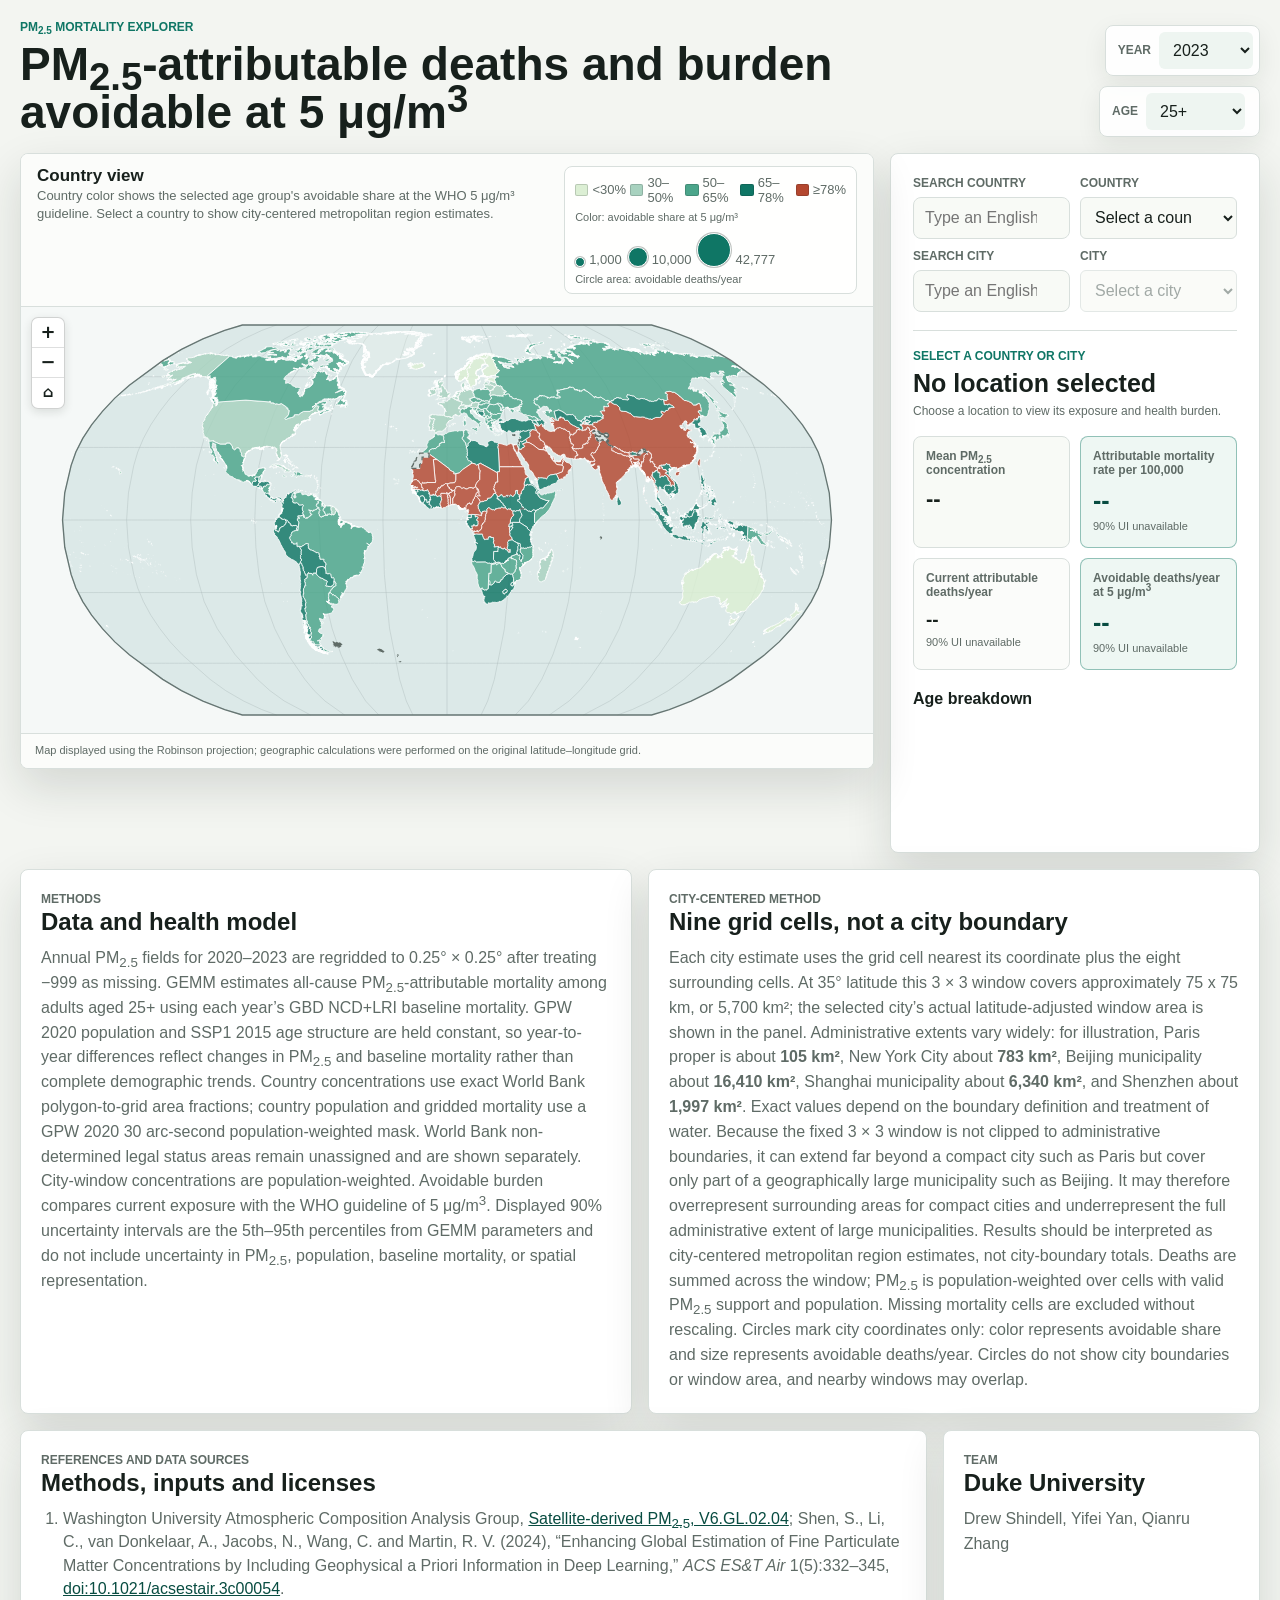
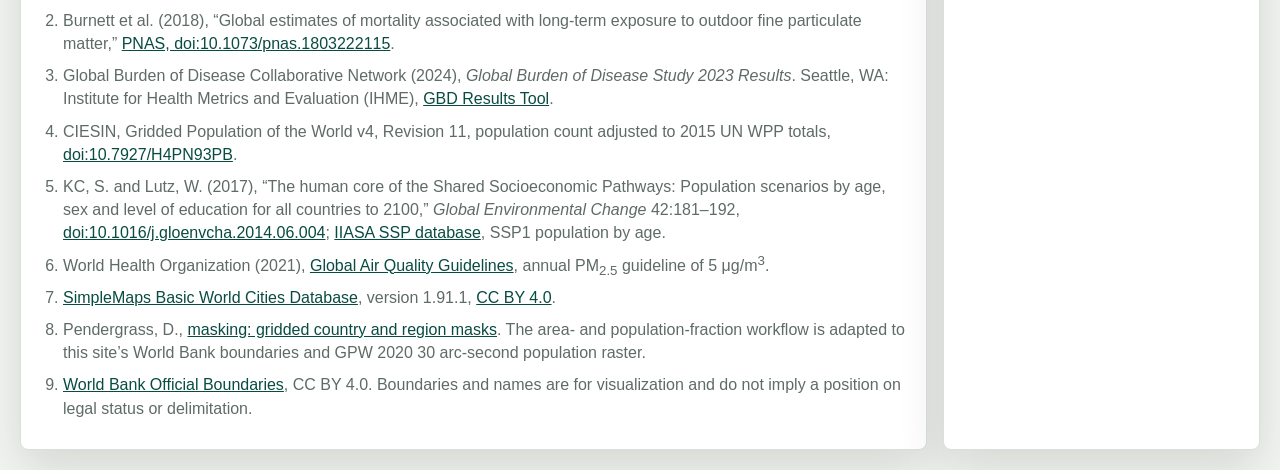
<file: version3/index.html>
<!doctype html>
<html lang="en">
  <head>
    <meta charset="utf-8" />
    <meta name="viewport" content="width=device-width, initial-scale=1" />
    <title>PM₂.₅ Mortality Explorer</title>
    <link rel="icon" href="data:," />
    <link rel="stylesheet" href="./styles.css" />
  </head>
  <body>
    <main class="app">
      <header class="topbar">
        <div>
          <p class="eyebrow">PM<sub>2.5</sub> mortality explorer</p>
          <h1>PM<sub>2.5</sub>-attributable deaths and burden avoidable at 5 μg/m<sup>3</sup></h1>
        </div>
        <div class="top-actions">
          <label class="select-control">
            <span>Year</span>
            <select id="yearSelect"></select>
          </label>
          <label class="select-control" id="ageControl">
            <span>Age</span>
            <select id="ageSelect"></select>
            <small id="ageContext" class="control-note"></small>
          </label>
        </div>
      </header>

      <section class="workspace">
        <div class="map-shell">
          <div class="map-toolbar">
            <div>
              <strong id="modeTitle">Country view</strong>
              <span id="modeSubtitle">Country color shows the selected age group's avoidable share at the WHO 5 μg/m³ guideline. Select a country to show city-centered metropolitan region estimates.</span>
            </div>
            <div class="legend" aria-label="Map legend">
              <div class="legend-row legend-color-row">
                <span class="legend-swatch swatch-1"></span><span>&lt;30%</span>
                <span class="legend-swatch swatch-2"></span><span>30–50%</span>
                <span class="legend-swatch swatch-3"></span><span>50–65%</span>
                <span class="legend-swatch swatch-4"></span><span>65–78%</span>
                <span class="legend-swatch swatch-5"></span><span>≥78%</span>
              </div>
              <span class="legend-caption">Color: avoidable share at 5 μg/m³</span>
              <div class="legend-row legend-size-row" id="sizeLegend"></div>
              <span class="legend-caption">Circle area: avoidable deaths/year</span>
            </div>
          </div>
          <div id="map" aria-label="World PM₂.₅ mortality map">
            <div class="map-zoom-controls" aria-label="Map zoom controls">
              <button id="mapZoomIn" type="button" aria-label="Zoom in">+</button>
              <button id="mapZoomOut" type="button" aria-label="Zoom out">−</button>
              <button id="mapReset" type="button" aria-label="Reset world view">⌂</button>
            </div>
            <div id="mapTooltip" class="map-tooltip" role="tooltip" hidden></div>
          </div>
          <p class="map-projection-note">
            Map displayed using the Robinson projection; geographic calculations were performed on the original latitude–longitude grid.
          </p>
        </div>

        <aside class="panel" aria-live="polite">
          <div class="picker-panel">
            <label>
              <span>Search country</span>
              <input id="countrySearch" list="countrySearchOptions" placeholder="Type an English country name" />
              <datalist id="countrySearchOptions"></datalist>
            </label>
            <label>
              <span>Country</span>
              <select id="countryPicker"></select>
            </label>
            <label>
              <span>Search city</span>
              <input id="citySearch" list="citySearchOptions" placeholder="Type an English city name" />
              <datalist id="citySearchOptions"></datalist>
            </label>
            <label>
              <span>City</span>
              <select id="cityPicker" disabled></select>
            </label>
          </div>

          <p class="panel-label" id="selectionType">Select a country or city</p>
          <h2 id="selectionName">No location selected</h2>
          <p class="selection-context" id="selectionContext"></p>

          <div class="avoidable-insight is-hidden" id="avoidableInsight">
            <div class="avoidable-insight-copy">
              <strong id="avoidableInsightValue">--</strong>
              <span>of attributable deaths could be avoided at the WHO guideline of 5 μg/m<sup>3</sup></span>
            </div>
            <div class="avoidable-progress" aria-hidden="true">
              <span id="avoidableProgressBar"></span>
            </div>
          </div>

          <div class="metric-grid">
            <div class="metric">
              <span>Mean PM<sub>2.5</sub> concentration</span>
              <strong id="pm25">--</strong>
            </div>
            <div class="metric metric-primary">
              <span>Attributable mortality rate per 100,000</span>
              <strong id="currentRate">--</strong>
              <small id="currentRateInterval" class="uncertainty">--</small>
            </div>
            <div class="metric metric-secondary">
              <span>Current attributable deaths/year</span>
              <strong id="currentDeaths">--</strong>
              <small id="currentDeathsInterval" class="uncertainty">--</small>
            </div>
            <div class="metric metric-primary">
              <span>Avoidable deaths/year at 5 μg/m<sup>3</sup></span>
              <strong id="avoidableDeaths">--</strong>
              <small id="avoidableDeathsInterval" class="uncertainty">--</small>
            </div>
          </div>

          <div class="age-table-wrap" id="ageTableWrap">
            <h3>Age breakdown</h3>
            <div id="ageBreakdown" class="age-table"></div>
          </div>
        </aside>
      </section>

      <section class="info-grid">
        <article class="info-panel">
          <p class="section-label">Methods</p>
          <h2>Data and health model</h2>
          <p>
            Annual PM<sub>2.5</sub> fields for 2020–2023 are regridded to 0.25° × 0.25° after treating −999 as missing. GEMM estimates all-cause PM<sub>2.5</sub>-attributable mortality among adults aged 25+ using each year’s GBD NCD+LRI baseline mortality. GPW 2020 population and SSP1 2015 age structure are held constant, so year-to-year differences reflect changes in PM<sub>2.5</sub> and baseline mortality rather than complete demographic trends. Country concentrations use exact World Bank polygon-to-grid area fractions; country population and gridded mortality use a GPW 2020 30 arc-second population-weighted mask. World Bank non-determined legal status areas remain unassigned and are shown separately. City-window concentrations are population-weighted. Avoidable burden compares current exposure with the WHO guideline of 5 μg/m<sup>3</sup>. Displayed 90% uncertainty intervals are the 5th–95th percentiles from GEMM parameters and do not include uncertainty in PM<sub>2.5</sub>, population, baseline mortality, or spatial representation.
          </p>
        </article>
        <article class="info-panel">
          <p class="section-label">City-centered method</p>
          <h2>Nine grid cells, not a city boundary</h2>
          <p>
            Each city estimate uses the grid cell nearest its coordinate plus the eight surrounding cells. At 35° latitude this 3 × 3 window covers approximately 75 x 75 km, or 5,700 km²; the selected city’s actual latitude-adjusted window area is shown in the panel. Administrative extents vary widely: for illustration, Paris proper is about <strong>105 km²</strong>, New York City about <strong>783 km²</strong>, Beijing municipality about <strong>16,410 km²</strong>, Shanghai municipality about <strong>6,340 km²</strong>, and Shenzhen about <strong>1,997 km²</strong>. Exact values depend on the boundary definition and treatment of water. Because the fixed 3 × 3 window is not clipped to administrative boundaries, it can extend far beyond a compact city such as Paris but cover only part of a geographically large municipality such as Beijing. It may therefore overrepresent surrounding areas for compact cities and underrepresent the full administrative extent of large municipalities. Results should be interpreted as city-centered metropolitan region estimates, not city-boundary totals. Deaths are summed across the window; PM<sub>2.5</sub> is population-weighted over cells with valid PM<sub>2.5</sub> support and population. Missing mortality cells are excluded without rescaling. Circles mark city coordinates only: color represents avoidable share and size represents avoidable deaths/year. Circles do not show city boundaries or window area, and nearby windows may overlap.
          </p>
        </article>
      </section>

      <section class="resources-grid">
        <article class="resources-panel references">
          <p class="section-label">References and data sources</p>
          <h2>Methods, inputs and licenses</h2>
          <ol>
            <li>
              Washington University Atmospheric Composition Analysis Group,
              <a href="https://sites.wustl.edu/acag/surface-pm2-5/" target="_blank" rel="noopener">Satellite-derived PM<sub>2.5</sub>, V6.GL.02.04</a>;
              Shen, S., Li, C., van Donkelaar, A., Jacobs, N., Wang, C. and Martin, R. V. (2024), “Enhancing Global Estimation of Fine Particulate Matter Concentrations by Including Geophysical a Priori Information in Deep Learning,” <em>ACS ES&amp;T Air</em> 1(5):332–345,
              <a href="https://doi.org/10.1021/acsestair.3c00054" target="_blank" rel="noopener">doi:10.1021/acsestair.3c00054</a>.
            </li>
            <li>
              Burnett et al. (2018), “Global estimates of mortality associated with long-term exposure to outdoor fine particulate matter,”
              <a href="https://doi.org/10.1073/pnas.1803222115" target="_blank" rel="noopener">PNAS, doi:10.1073/pnas.1803222115</a>.
            </li>
            <li>
              Global Burden of Disease Collaborative Network (2024), <em>Global Burden of Disease Study 2023 Results</em>. Seattle, WA: Institute for Health Metrics and Evaluation (IHME),
              <a href="https://vizhub.healthdata.org/gbd-results/" target="_blank" rel="noopener">GBD Results Tool</a>.
            </li>
            <li>
              CIESIN, Gridded Population of the World v4, Revision 11, population count adjusted to 2015 UN WPP totals,
              <a href="https://doi.org/10.7927/H4PN93PB" target="_blank" rel="noopener">doi:10.7927/H4PN93PB</a>.
            </li>
            <li>
              KC, S. and Lutz, W. (2017), “The human core of the Shared Socioeconomic Pathways: Population scenarios by age, sex and level of education for all countries to 2100,” <em>Global Environmental Change</em> 42:181–192,
              <a href="https://doi.org/10.1016/j.gloenvcha.2014.06.004" target="_blank" rel="noopener">doi:10.1016/j.gloenvcha.2014.06.004</a>;
              <a href="https://iiasa.ac.at/models-tools-data/ssp" target="_blank" rel="noopener">IIASA SSP database</a>, SSP1 population by age.
            </li>
            <li>
              World Health Organization (2021),
              <a href="https://www.who.int/publications/i/item/9789240034228/" target="_blank" rel="noopener">Global Air Quality Guidelines</a>, annual PM<sub>2.5</sub> guideline of 5 μg/m<sup>3</sup>.
            </li>
            <li>
              <a href="https://simplemaps.com/data/world-cities" target="_blank" rel="noopener">SimpleMaps Basic World Cities Database</a>, version 1.91.1,
              <a href="https://simplemaps.com/data/license" target="_blank" rel="noopener">CC BY 4.0</a>.
            </li>
            <li>
              Pendergrass, D.,
              <a href="https://github.com/drewpendergrass/masking" target="_blank" rel="noopener">masking: gridded country and region masks</a>.
              The area- and population-fraction workflow is adapted to this site’s World Bank boundaries and GPW 2020 30 arc-second population raster.
            </li>
            <li>
              <a href="https://datacatalog.worldbank.org/search/dataset/0038272/world-bank-official-boundaries" target="_blank" rel="noopener">World Bank Official Boundaries</a>, CC BY 4.0. Boundaries and names are for visualization and do not imply a position on legal status or delimitation.
            </li>
          </ol>
        </article>

        <article class="resources-panel team-panel">
          <p class="section-label">Team</p>
          <h2>Duke University</h2>
          <p>Drew Shindell, Yifei Yan, Qianru Zhang</p>
        </article>
      </section>
    </main>

    <script src="./vendor/d3.v7.min.js"></script>
    <script src="./vendor/d3-geo-projection.v4.min.js"></script>
    <script src="./assets/data.js"></script>
    <script src="./geo/wb_admin0_simplified.js"></script>
    <script src="./geo/wb_ndlsa_simplified.js"></script>
    <script src="./app_v3.js"></script>
  </body>
</html>
</file>
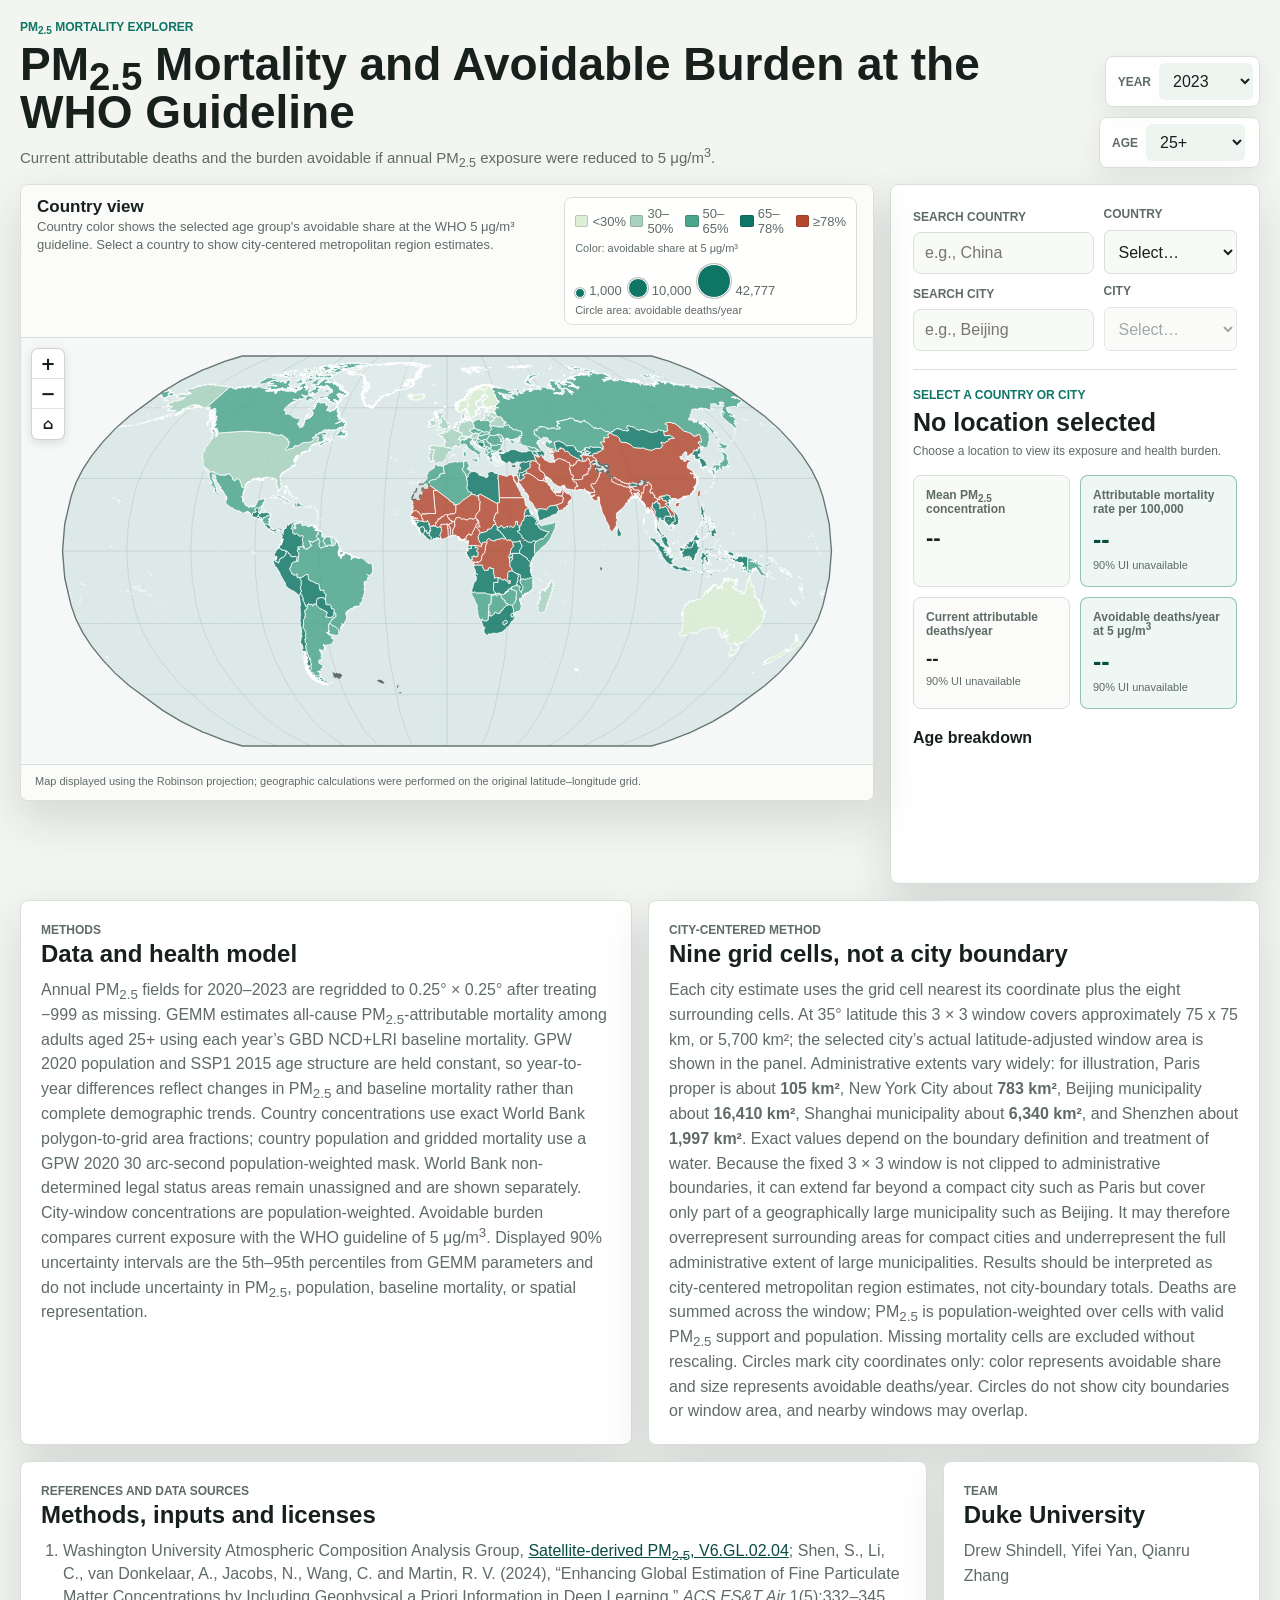
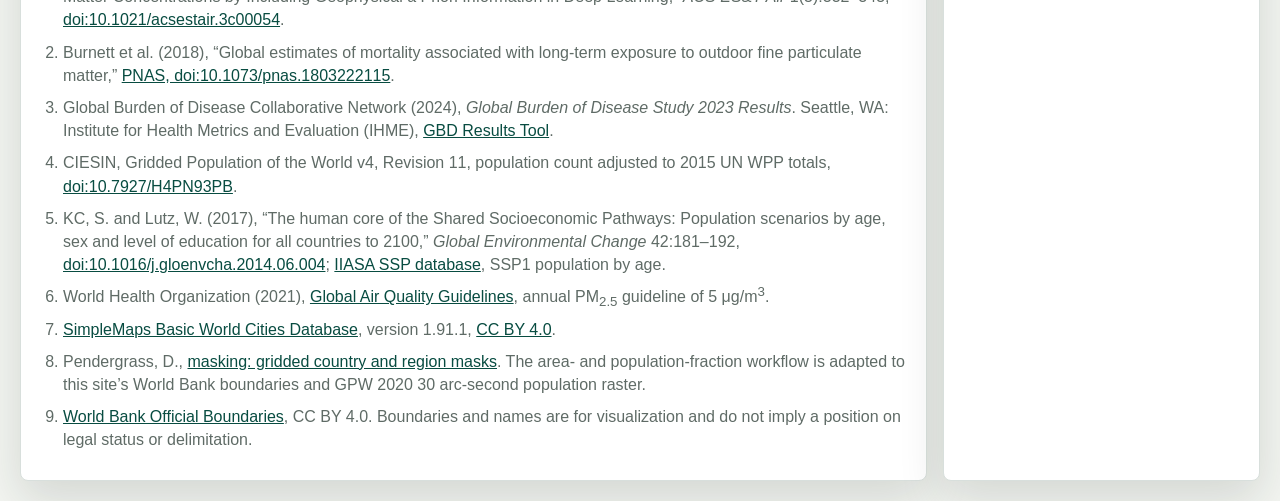
<file: version4/index.html>
<!doctype html>
<html lang="en">
  <head>
    <meta charset="utf-8" />
    <meta name="viewport" content="width=device-width, initial-scale=1" />
    <title>PM₂.₅ Mortality and Avoidable Burden at the WHO Guideline</title>
    <link rel="icon" href="data:," />
    <link rel="stylesheet" href="./styles.css" />
  </head>
  <body>
    <main class="app">
      <header class="topbar">
        <div>
          <p class="eyebrow">PM<sub>2.5</sub> mortality explorer</p>
          <h1>PM<sub>2.5</sub> Mortality and Avoidable Burden at the WHO Guideline</h1>
          <p class="title-subtitle">Current attributable deaths and the burden avoidable if annual PM<sub>2.5</sub> exposure were reduced to 5 μg/m<sup>3</sup>.</p>
        </div>
        <div class="top-actions">
          <label class="select-control">
            <span>Year</span>
            <select id="yearSelect"></select>
          </label>
          <label class="select-control" id="ageControl">
            <span>Age</span>
            <select id="ageSelect"></select>
            <small id="ageContext" class="control-note"></small>
          </label>
        </div>
      </header>

      <section class="workspace">
        <div class="map-shell">
          <div class="map-toolbar">
            <div>
              <strong id="modeTitle">Country view</strong>
              <span id="modeSubtitle">Country color shows the selected age group's avoidable share at the WHO 5 μg/m³ guideline. Select a country to show city-centered metropolitan region estimates.</span>
            </div>
            <div class="legend" aria-label="Map legend">
              <div class="legend-row legend-color-row">
                <span class="legend-swatch swatch-1"></span><span>&lt;30%</span>
                <span class="legend-swatch swatch-2"></span><span>30–50%</span>
                <span class="legend-swatch swatch-3"></span><span>50–65%</span>
                <span class="legend-swatch swatch-4"></span><span>65–78%</span>
                <span class="legend-swatch swatch-5"></span><span>≥78%</span>
              </div>
              <span class="legend-caption">Color: avoidable share at 5 μg/m³</span>
              <div class="legend-row legend-size-row" id="sizeLegend"></div>
              <span class="legend-caption">Circle area: avoidable deaths/year</span>
            </div>
          </div>
          <div id="map" aria-label="World PM₂.₅ mortality map" aria-busy="true">
            <div class="map-zoom-controls" aria-label="Map zoom controls">
              <button id="mapZoomIn" type="button" aria-label="Zoom in">+</button>
              <button id="mapZoomOut" type="button" aria-label="Zoom out">−</button>
              <button id="mapReset" type="button" aria-label="Reset world view">⌂</button>
            </div>
            <div id="mapStatus" class="map-status" role="status" aria-live="polite">
              <span class="map-status-spinner" aria-hidden="true"></span>
              <strong id="mapStatusTitle">Loading map and health data…</strong>
              <span id="mapStatusMessage">Large boundary and mortality files may take a moment to load.</span>
              <button id="mapRetry" type="button" hidden>Retry</button>
            </div>
            <div id="mapTooltip" class="map-tooltip" role="tooltip" hidden></div>
          </div>
          <p class="map-projection-note">
            Map displayed using the Robinson projection; geographic calculations were performed on the original latitude–longitude grid.
          </p>
        </div>

        <aside class="panel" aria-live="polite">
          <div class="picker-panel">
            <div class="picker-search-field">
              <label for="countrySearch"><span>Search country</span></label>
              <div class="search-input-wrap">
                <input id="countrySearch" list="countrySearchOptions" placeholder="e.g., China" />
                <button id="clearCountry" class="search-clear" type="button" aria-label="Clear selected country" title="Clear selected country" hidden>×</button>
              </div>
              <datalist id="countrySearchOptions"></datalist>
            </div>
            <label>
              <span>Country</span>
              <select id="countryPicker"></select>
            </label>
            <div class="picker-search-field">
              <label for="citySearch"><span>Search city</span></label>
              <div class="search-input-wrap">
                <input id="citySearch" list="citySearchOptions" placeholder="e.g., Beijing" />
                <button id="clearCity" class="search-clear" type="button" aria-label="Clear selected city" title="Clear selected city" hidden>×</button>
              </div>
              <datalist id="citySearchOptions"></datalist>
            </div>
            <label>
              <span>City</span>
              <select id="cityPicker" disabled></select>
            </label>
          </div>

          <p class="panel-label" id="selectionType">Select a country or city</p>
          <h2 id="selectionName">No location selected</h2>
          <p class="selection-context" id="selectionContext"></p>

          <div class="avoidable-insight is-hidden" id="avoidableInsight">
            <div class="avoidable-insight-copy">
              <strong id="avoidableInsightValue">--</strong>
              <span>of attributable deaths could be avoided at the WHO guideline of 5 μg/m<sup>3</sup></span>
            </div>
            <div class="avoidable-progress" aria-hidden="true">
              <span id="avoidableProgressBar"></span>
            </div>
          </div>

          <div class="metric-grid">
            <div class="metric">
              <span>Mean PM<sub>2.5</sub> concentration</span>
              <strong id="pm25">--</strong>
            </div>
            <div class="metric metric-primary">
              <span>Attributable mortality rate per 100,000</span>
              <strong id="currentRate">--</strong>
              <small id="currentRateInterval" class="uncertainty">--</small>
            </div>
            <div class="metric metric-secondary">
              <span>Current attributable deaths/year</span>
              <strong id="currentDeaths">--</strong>
              <small id="currentDeathsInterval" class="uncertainty">--</small>
            </div>
            <div class="metric metric-primary">
              <span>Avoidable deaths/year at 5 μg/m<sup>3</sup></span>
              <strong id="avoidableDeaths">--</strong>
              <small id="avoidableDeathsInterval" class="uncertainty">--</small>
            </div>
          </div>

          <div class="age-table-wrap" id="ageTableWrap">
            <h3>Age breakdown</h3>
            <div id="ageBreakdown" class="age-table"></div>
          </div>
        </aside>
      </section>

      <section class="info-grid">
        <article class="info-panel">
          <p class="section-label">Methods</p>
          <h2>Data and health model</h2>
          <details class="mobile-details" open>
            <summary>Show methodology details</summary>
            <div class="mobile-details-content">
              <p>
                Annual PM<sub>2.5</sub> fields for 2020–2023 are regridded to 0.25° × 0.25° after treating −999 as missing. GEMM estimates all-cause PM<sub>2.5</sub>-attributable mortality among adults aged 25+ using each year’s GBD NCD+LRI baseline mortality. GPW 2020 population and SSP1 2015 age structure are held constant, so year-to-year differences reflect changes in PM<sub>2.5</sub> and baseline mortality rather than complete demographic trends. Country concentrations use exact World Bank polygon-to-grid area fractions; country population and gridded mortality use a GPW 2020 30 arc-second population-weighted mask. World Bank non-determined legal status areas remain unassigned and are shown separately. City-window concentrations are population-weighted. Avoidable burden compares current exposure with the WHO guideline of 5 μg/m<sup>3</sup>. Displayed 90% uncertainty intervals are the 5th–95th percentiles from GEMM parameters and do not include uncertainty in PM<sub>2.5</sub>, population, baseline mortality, or spatial representation.
              </p>
            </div>
          </details>
        </article>
        <article class="info-panel">
          <p class="section-label">City-centered method</p>
          <h2>Nine grid cells, not a city boundary</h2>
          <details class="mobile-details" open>
            <summary>Show city-centered method details</summary>
            <div class="mobile-details-content">
              <p>
                Each city estimate uses the grid cell nearest its coordinate plus the eight surrounding cells. At 35° latitude this 3 × 3 window covers approximately 75 x 75 km, or 5,700 km²; the selected city’s actual latitude-adjusted window area is shown in the panel. Administrative extents vary widely: for illustration, Paris proper is about <strong>105 km²</strong>, New York City about <strong>783 km²</strong>, Beijing municipality about <strong>16,410 km²</strong>, Shanghai municipality about <strong>6,340 km²</strong>, and Shenzhen about <strong>1,997 km²</strong>. Exact values depend on the boundary definition and treatment of water. Because the fixed 3 × 3 window is not clipped to administrative boundaries, it can extend far beyond a compact city such as Paris but cover only part of a geographically large municipality such as Beijing. It may therefore overrepresent surrounding areas for compact cities and underrepresent the full administrative extent of large municipalities. Results should be interpreted as city-centered metropolitan region estimates, not city-boundary totals. Deaths are summed across the window; PM<sub>2.5</sub> is population-weighted over cells with valid PM<sub>2.5</sub> support and population. Missing mortality cells are excluded without rescaling. Circles mark city coordinates only: color represents avoidable share and size represents avoidable deaths/year. Circles do not show city boundaries or window area, and nearby windows may overlap.
              </p>
            </div>
          </details>
        </article>
      </section>

      <section class="resources-grid">
        <article class="resources-panel references">
          <p class="section-label">References and data sources</p>
          <h2>Methods, inputs and licenses</h2>
          <details class="mobile-details" open>
            <summary>Show references and licenses</summary>
            <div class="mobile-details-content">
              <ol>
            <li>
              Washington University Atmospheric Composition Analysis Group,
              <a href="https://sites.wustl.edu/acag/surface-pm2-5/" target="_blank" rel="noopener">Satellite-derived PM<sub>2.5</sub>, V6.GL.02.04</a>;
              Shen, S., Li, C., van Donkelaar, A., Jacobs, N., Wang, C. and Martin, R. V. (2024), “Enhancing Global Estimation of Fine Particulate Matter Concentrations by Including Geophysical a Priori Information in Deep Learning,” <em>ACS ES&amp;T Air</em> 1(5):332–345,
              <a href="https://doi.org/10.1021/acsestair.3c00054" target="_blank" rel="noopener">doi:10.1021/acsestair.3c00054</a>.
            </li>
            <li>
              Burnett et al. (2018), “Global estimates of mortality associated with long-term exposure to outdoor fine particulate matter,”
              <a href="https://doi.org/10.1073/pnas.1803222115" target="_blank" rel="noopener">PNAS, doi:10.1073/pnas.1803222115</a>.
            </li>
            <li>
              Global Burden of Disease Collaborative Network (2024), <em>Global Burden of Disease Study 2023 Results</em>. Seattle, WA: Institute for Health Metrics and Evaluation (IHME),
              <a href="https://vizhub.healthdata.org/gbd-results/" target="_blank" rel="noopener">GBD Results Tool</a>.
            </li>
            <li>
              CIESIN, Gridded Population of the World v4, Revision 11, population count adjusted to 2015 UN WPP totals,
              <a href="https://doi.org/10.7927/H4PN93PB" target="_blank" rel="noopener">doi:10.7927/H4PN93PB</a>.
            </li>
            <li>
              KC, S. and Lutz, W. (2017), “The human core of the Shared Socioeconomic Pathways: Population scenarios by age, sex and level of education for all countries to 2100,” <em>Global Environmental Change</em> 42:181–192,
              <a href="https://doi.org/10.1016/j.gloenvcha.2014.06.004" target="_blank" rel="noopener">doi:10.1016/j.gloenvcha.2014.06.004</a>;
              <a href="https://iiasa.ac.at/models-tools-data/ssp" target="_blank" rel="noopener">IIASA SSP database</a>, SSP1 population by age.
            </li>
            <li>
              World Health Organization (2021),
              <a href="https://www.who.int/publications/i/item/9789240034228/" target="_blank" rel="noopener">Global Air Quality Guidelines</a>, annual PM<sub>2.5</sub> guideline of 5 μg/m<sup>3</sup>.
            </li>
            <li>
              <a href="https://simplemaps.com/data/world-cities" target="_blank" rel="noopener">SimpleMaps Basic World Cities Database</a>, version 1.91.1,
              <a href="https://simplemaps.com/data/license" target="_blank" rel="noopener">CC BY 4.0</a>.
            </li>
            <li>
              Pendergrass, D.,
              <a href="https://github.com/drewpendergrass/masking" target="_blank" rel="noopener">masking: gridded country and region masks</a>.
              The area- and population-fraction workflow is adapted to this site’s World Bank boundaries and GPW 2020 30 arc-second population raster.
            </li>
            <li>
              <a href="https://datacatalog.worldbank.org/search/dataset/0038272/world-bank-official-boundaries" target="_blank" rel="noopener">World Bank Official Boundaries</a>, CC BY 4.0. Boundaries and names are for visualization and do not imply a position on legal status or delimitation.
            </li>
              </ol>
            </div>
          </details>
        </article>

        <article class="resources-panel team-panel">
          <p class="section-label">Team</p>
          <h2>Duke University</h2>
          <p>Drew Shindell, Yifei Yan, Qianru Zhang</p>
        </article>
      </section>
    </main>

    <script>
      (() => {
        const map = document.querySelector("#map");
        const status = document.querySelector("#mapStatus");
        const title = document.querySelector("#mapStatusTitle");
        const message = document.querySelector("#mapStatusMessage");
        const retry = document.querySelector("#mapRetry");

        window.PM25_UI = {
          showReady() {
            map.setAttribute("aria-busy", "false");
            status.hidden = true;
          },
          showError(detail) {
            map.setAttribute("aria-busy", "false");
            status.hidden = false;
            status.classList.add("is-error");
            status.setAttribute("role", "alert");
            title.textContent = "Unable to load the map data";
            message.textContent = detail || "Check your connection and try again.";
            retry.hidden = false;
          },
        };

        retry.addEventListener("click", () => window.location.reload());
        window.addEventListener(
          "error",
          (event) => {
            if (event.target instanceof HTMLScriptElement && event.target.dataset.required === "true") {
              window.PM25_UI.showError("A required data or map library file could not be loaded. Check your connection and retry.");
            }
          },
          true
        );

        const mobileQuery = window.matchMedia("(max-width: 700px)");
        const syncMobileDetails = (event) => {
          document.querySelectorAll(".mobile-details").forEach((details) => {
            details.open = !event.matches;
          });
        };
        syncMobileDetails(mobileQuery);
        if (mobileQuery.addEventListener) mobileQuery.addEventListener("change", syncMobileDetails);
        else mobileQuery.addListener(syncMobileDetails);
      })();
    </script>
    <script src="./vendor/d3.v7.min.js" data-required="true"></script>
    <script src="./vendor/d3-geo-projection.v4.min.js" data-required="true"></script>
    <script src="./assets/data.js" data-required="true"></script>
    <script src="./geo/wb_admin0_simplified.js"></script>
    <script src="./geo/wb_ndlsa_simplified.js"></script>
    <script src="./app_v4.js" data-required="true"></script>
  </body>
</html>
</file>
<file: version3/styles.css>
:root {
  color-scheme: light;
  --ink: #17201c;
  --muted: #5f6b66;
  --line: #d8dfdc;
  --panel: #ffffff;
  --accent: #0f7665;
  --accent-dark: #084c41;
  --warn: #b4472f;
  --bg: #f3f5f1;
  --shadow: 0 18px 46px rgba(23, 32, 28, 0.14);
}

* {
  box-sizing: border-box;
}

body {
  margin: 0;
  min-height: 100vh;
  font-family: Inter, "Segoe UI", Arial, sans-serif;
  color: var(--ink);
  background: var(--bg);
}

button,
select,
input {
  font: inherit;
}

.app {
  padding: 20px;
}

.topbar {
  display: flex;
  align-items: end;
  justify-content: space-between;
  gap: 18px;
  max-width: 1500px;
  margin: 0 auto 16px;
}

.eyebrow,
.section-label,
.panel-label {
  margin: 0 0 6px;
  color: var(--accent);
  font-size: 12px;
  font-weight: 800;
  letter-spacing: 0;
  text-transform: uppercase;
}

h1 {
  margin: 0;
  font-size: clamp(28px, 4vw, 46px);
  line-height: 1.05;
  letter-spacing: 0;
}

.top-actions {
  display: flex;
  flex-wrap: wrap;
  justify-content: flex-end;
  gap: 10px;
}

.select-control,
.controls {
  display: flex;
  align-items: center;
  gap: 8px;
  border: 1px solid var(--line);
  border-radius: 8px;
  padding: 6px;
  background: rgba(255, 255, 255, 0.9);
  box-shadow: 0 8px 24px rgba(23, 32, 28, 0.08);
}

.select-control span {
  padding-left: 6px;
  color: var(--muted);
  font-size: 12px;
  font-weight: 800;
  text-transform: uppercase;
}

.select-control .control-note {
  max-width: 150px;
  color: var(--accent-dark);
  font-size: 11px;
  font-weight: 700;
  line-height: 1.2;
}

select:disabled {
  color: #7a8580;
  cursor: not-allowed;
  opacity: 0.7;
}

select {
  border: 0;
  border-radius: 6px;
  padding: 9px 28px 9px 10px;
  color: var(--ink);
  background: #eef5f1;
}

input {
  border: 1px solid var(--line);
  border-radius: 8px;
  padding: 10px 11px;
  color: var(--ink);
  background: #f8faf6;
}

.mode-button {
  min-width: 96px;
  border: 0;
  border-radius: 6px;
  padding: 10px 14px;
  color: var(--muted);
  background: transparent;
  cursor: pointer;
}

.mode-button.active {
  color: #fff;
  background: var(--accent-dark);
}

.workspace {
  display: grid;
  grid-template-columns: minmax(0, 1fr) 370px;
  gap: 16px;
  max-width: 1500px;
  margin: 0 auto;
}

.map-shell,
.panel,
.info-panel {
  border: 1px solid var(--line);
  border-radius: 8px;
  background: var(--panel);
  box-shadow: var(--shadow);
}

.map-shell {
  position: relative;
  align-self: start;
  overflow: hidden;
}

#map {
  position: relative;
  width: 100%;
  aspect-ratio: 2 / 1;
  overflow: hidden;
  background: #f5f8f7;
  touch-action: none;
}

#map svg {
  display: block;
  width: 100%;
  height: 100%;
}

.world-sphere {
  fill: #dce9e8;
}

.map-graticule {
  fill: none;
  stroke: #aebbbb;
  stroke-width: 0.7;
  stroke-opacity: 0.62;
  vector-effect: non-scaling-stroke;
  pointer-events: none;
}

.world-outline {
  fill: none;
  stroke: #667673;
  stroke-width: 1.35;
  vector-effect: non-scaling-stroke;
  pointer-events: none;
}

.country-shape,
.ndlsa-shape,
.city-marker {
  cursor: pointer;
}

.country-shape,
.ndlsa-shape {
  vector-effect: non-scaling-stroke;
}

.country-shape:focus,
.ndlsa-shape:focus,
.city-marker:focus {
  outline: none;
}

.country-shape:focus-visible {
  filter: none;
  stroke: #17201c !important;
  stroke-width: 3px !important;
}

.ndlsa-shape:focus-visible,
.city-marker:focus-visible {
  filter: drop-shadow(0 0 3px #17201c);
}

.map-projection-note {
  margin: 0;
  border-top: 1px solid var(--line);
  padding: 9px 14px 10px;
  color: var(--muted);
  background: #fbfcfa;
  font-size: 11px;
  line-height: 1.4;
}

.map-toolbar {
  position: relative;
  z-index: 2;
  display: flex;
  align-items: flex-start;
  justify-content: space-between;
  gap: 16px;
  border-bottom: 1px solid var(--line);
  padding: 12px 16px;
  background: #fbfcfa;
}

.map-toolbar strong {
  display: block;
  font-size: 17px;
}

.map-toolbar span {
  color: var(--muted);
  font-size: 13px;
}

.legend {
  display: flex;
  flex-direction: column;
  align-items: flex-start;
  gap: 6px;
  border: 1px solid var(--line);
  border-radius: 8px;
  padding: 8px 10px;
  background: rgba(255, 255, 255, 0.9);
}

.legend-row {
  display: flex;
  align-items: center;
  gap: 6px;
}

.legend-color-row {
  gap: 4px;
}

.legend-swatch {
  width: 18px;
  height: 12px;
  border: 1px solid rgba(23, 32, 28, 0.18);
  border-radius: 2px;
}

.swatch-1 { background: #dcefd4; }
.swatch-2 { background: #a8d2bf; }
.swatch-3 { background: #4ba58a; }
.swatch-4 { background: #0f7665; }
.swatch-5 { background: #b4472f; }

.legend .legend-caption {
  color: var(--muted);
  font-size: 11px;
}

.legend-size-row {
  min-height: 38px;
  align-items: flex-end;
}

.size-legend-item {
  display: inline-flex;
  align-items: flex-end;
  gap: 4px;
}

.legend-circle {
  display: inline-block;
  flex: 0 0 auto;
  border: 1px solid #ffffff;
  border-radius: 50%;
  background: var(--accent);
  box-shadow: 0 0 0 1px rgba(23, 32, 28, 0.28);
}

.panel {
  height: 700px;
  min-height: 700px;
  overflow-y: auto;
  padding: 22px;
}

.picker-panel {
  display: grid;
  grid-template-columns: repeat(2, minmax(0, 1fr));
  gap: 10px;
  margin-bottom: 18px;
  padding-bottom: 18px;
  border-bottom: 1px solid var(--line);
}

.picker-panel label {
  display: grid;
  gap: 7px;
}

.picker-panel span {
  color: var(--muted);
  font-size: 12px;
  font-weight: 800;
  text-transform: uppercase;
}

.picker-panel select,
.picker-panel input {
  width: 100%;
  border: 1px solid var(--line);
  min-height: 42px;
  background: #f8faf6;
}

.panel h2 {
  margin: 0 0 6px;
  font-size: 25px;
  line-height: 1.15;
}

.selection-context {
  display: flex;
  flex-wrap: wrap;
  align-items: center;
  gap: 6px 10px;
  margin: 0 0 15px;
  color: var(--muted);
  line-height: 1.45;
}

.selection-context-item {
  font-size: 12px;
}

.selection-context-highlight {
  display: inline-flex;
  align-items: center;
  min-height: 29px;
  border: 1px solid rgba(15, 118, 101, 0.3);
  border-radius: 6px;
  padding: 4px 8px;
  color: var(--accent-dark);
  background: #eef7f3;
  font-size: 14px;
  line-height: 1.15;
}

.selection-context-prominent {
  min-height: 33px;
  padding: 5px 10px;
  border-color: rgba(15, 118, 101, 0.42);
  background: #e5f4ee;
  font-size: 16px;
}

.avoidable-insight {
  margin-bottom: 14px;
  border: 1px solid rgba(15, 118, 101, 0.36);
  border-radius: 8px;
  padding: 12px;
  background: #eef7f3;
}

.avoidable-insight-copy {
  display: grid;
  grid-template-columns: auto 1fr;
  align-items: center;
  gap: 10px;
}

.avoidable-insight-copy strong {
  color: var(--accent-dark);
  font-size: 27px;
  line-height: 1;
}

.avoidable-insight-copy span {
  color: var(--muted);
  font-size: 11px;
  font-weight: 700;
  line-height: 1.35;
}

.avoidable-progress {
  height: 6px;
  margin-top: 10px;
  overflow: hidden;
  border-radius: 999px;
  background: rgba(15, 118, 101, 0.14);
}

.avoidable-progress span {
  display: block;
  width: 0;
  height: 100%;
  border-radius: inherit;
  background: var(--accent);
  transition: width 180ms ease;
}

.metric-grid {
  display: grid;
  grid-template-columns: 1fr 1fr;
  gap: 10px;
}

.metric {
  min-height: 112px;
  border: 1px solid var(--line);
  border-radius: 8px;
  padding: 12px;
  background: #f8faf6;
}

.is-hidden {
  display: none !important;
}

.metric span {
  display: block;
  min-height: 31px;
  color: var(--muted);
  font-size: 12px;
  font-weight: 700;
}

.metric strong {
  display: block;
  margin-top: 8px;
  font-size: 22px;
  line-height: 1;
}

.metric-primary {
  border-color: rgba(15, 118, 101, 0.42);
  background: #eef7f3;
}

.metric-primary strong {
  color: var(--accent-dark);
  font-size: 25px;
}

.metric-secondary {
  background: #fbfcfa;
}

.metric-secondary strong {
  font-size: 19px;
}

.uncertainty {
  display: block;
  margin-top: 7px;
  color: var(--muted);
  font-size: 11px;
  line-height: 1.25;
}

.age-table-wrap {
  margin-top: 20px;
}

.age-table-wrap h3 {
  margin: 0 0 10px;
  font-size: 16px;
}

.age-row {
  display: grid;
  grid-template-columns: 58px 1fr 1fr 58px;
  gap: 8px;
  padding: 8px 0;
  border-bottom: 1px solid var(--line);
  color: var(--muted);
  font-size: 12px;
}

.age-row strong {
  color: var(--ink);
}

.age-row.age-header {
  padding-top: 0;
  color: var(--ink);
  font-size: 10px;
  font-weight: 800;
  text-transform: uppercase;
}

.info-grid {
  display: grid;
  grid-template-columns: repeat(2, minmax(0, 1fr));
  gap: 16px;
  max-width: 1500px;
  margin: 16px auto 0;
}

.info-panel {
  padding: 20px;
}

.info-panel h2 {
  margin: 0 0 10px;
}

.info-panel p {
  margin: 0;
  color: var(--muted);
  line-height: 1.55;
}

.resources-panel {
  border: 1px solid var(--line);
  border-radius: 8px;
  padding: 20px;
  background: var(--panel);
  box-shadow: var(--shadow);
}

.resources-panel h2 {
  margin: 0 0 10px;
}

.resources-panel p {
  margin: 0;
  color: var(--muted);
  line-height: 1.55;
}

.resources-grid {
  display: grid;
  grid-template-columns: minmax(0, 2fr) minmax(260px, 0.7fr);
  gap: 16px;
  max-width: 1500px;
  margin: 16px auto 0;
}

.references ol {
  margin: 0;
  padding-left: 22px;
  color: var(--muted);
}

.references li {
  margin: 0 0 9px;
  line-height: 1.45;
}

.references a {
  color: var(--accent-dark);
}

sub,
sup {
  line-height: 0;
}

.map-tooltip {
  position: absolute;
  z-index: 4;
  max-width: min(340px, calc(100% - 24px));
  border: 1px solid rgba(23, 32, 28, 0.16);
  border-radius: 8px;
  padding: 8px 10px;
  color: var(--ink);
  background: rgba(255, 255, 255, 0.97);
  box-shadow: 0 10px 26px rgba(23, 32, 28, 0.14);
  font-size: 12px;
  line-height: 1.4;
  pointer-events: none;
}

.map-tooltip strong {
  display: block;
  margin-bottom: 3px;
}

.map-tooltip span {
  display: block;
  color: var(--muted);
}

.map-zoom-controls {
  position: absolute;
  z-index: 3;
  top: 10px;
  left: 10px;
  display: grid;
  overflow: hidden;
  border: 1px solid rgba(23, 32, 28, 0.2);
  border-radius: 7px;
  background: rgba(255, 255, 255, 0.94);
  box-shadow: 0 3px 10px rgba(23, 32, 28, 0.12);
}

.map-zoom-controls button {
  width: 32px;
  height: 30px;
  border: 0;
  border-bottom: 1px solid rgba(23, 32, 28, 0.14);
  padding: 0;
  color: var(--ink);
  background: transparent;
  font: 700 18px/1 system-ui, sans-serif;
  cursor: pointer;
}

.map-zoom-controls button:last-child {
  border-bottom: 0;
  font-size: 15px;
}

.map-zoom-controls button:hover,
.map-zoom-controls button:focus-visible {
  color: #fff;
  background: var(--accent-dark);
  outline: none;
}

@media (max-width: 980px) {
  .topbar,
  .workspace,
  .info-grid,
  .resources-grid {
    grid-template-columns: 1fr;
  }

  .topbar {
    display: grid;
  }

  .top-actions {
    justify-content: stretch;
  }

  .select-control,
  .controls {
    flex: 1;
  }

  .workspace,
  .info-grid,
  .resources-grid {
    display: grid;
  }

  .map-shell,
  .panel {
    min-height: 560px;
  }

  .panel {
    height: auto;
    overflow-y: visible;
  }

}

@media (max-width: 700px) {
  .map-toolbar {
    flex-direction: column;
  }

  .map-shell,
  #map {
    min-height: 0;
  }

  .legend {
    max-width: 100%;
  }

  .legend-color-row,
  .legend-size-row {
    flex-wrap: wrap;
  }

  .metric-grid {
    grid-template-columns: 1fr;
  }

  .picker-panel {
    grid-template-columns: 1fr;
  }
}

@media (min-width: 981px) and (max-width: 1250px) {
  .info-grid {
    grid-template-columns: 1fr 1fr;
  }
}
</file>
<file: version4/styles.css>
:root {
  color-scheme: light;
  --ink: #17201c;
  --muted: #5f6b66;
  --line: #d8dfdc;
  --panel: #ffffff;
  --accent: #0f7665;
  --accent-dark: #084c41;
  --warn: #b4472f;
  --bg: #f3f5f1;
  --shadow: 0 18px 46px rgba(23, 32, 28, 0.14);
}

* {
  box-sizing: border-box;
}

body {
  margin: 0;
  min-height: 100vh;
  font-family: Inter, "Segoe UI", Arial, sans-serif;
  color: var(--ink);
  background: var(--bg);
}

button,
select,
input {
  font: inherit;
}

.app {
  padding: 20px;
}

.topbar {
  display: flex;
  align-items: end;
  justify-content: space-between;
  gap: 18px;
  max-width: 1500px;
  margin: 0 auto 16px;
}

.eyebrow,
.section-label,
.panel-label {
  margin: 0 0 6px;
  color: var(--accent);
  font-size: 12px;
  font-weight: 800;
  letter-spacing: 0;
  text-transform: uppercase;
}

h1 {
  margin: 0;
  font-size: clamp(28px, 4vw, 46px);
  line-height: 1.05;
  letter-spacing: 0;
}

.title-subtitle {
  max-width: 900px;
  margin: 10px 0 0;
  color: var(--muted);
  font-size: 15px;
  line-height: 1.45;
}

.top-actions {
  display: flex;
  flex-wrap: wrap;
  justify-content: flex-end;
  gap: 10px;
}

.select-control,
.controls {
  display: flex;
  align-items: center;
  gap: 8px;
  border: 1px solid var(--line);
  border-radius: 8px;
  padding: 6px;
  background: rgba(255, 255, 255, 0.9);
  box-shadow: 0 8px 24px rgba(23, 32, 28, 0.08);
}

.select-control span {
  padding-left: 6px;
  color: var(--muted);
  font-size: 12px;
  font-weight: 800;
  text-transform: uppercase;
}

.select-control .control-note {
  max-width: 150px;
  color: var(--accent-dark);
  font-size: 11px;
  font-weight: 700;
  line-height: 1.2;
}

select:disabled {
  color: #7a8580;
  cursor: not-allowed;
  opacity: 0.7;
}

select {
  border: 0;
  border-radius: 6px;
  padding: 9px 28px 9px 10px;
  color: var(--ink);
  background: #eef5f1;
}

input {
  border: 1px solid var(--line);
  border-radius: 8px;
  padding: 10px 11px;
  color: var(--ink);
  background: #f8faf6;
}

.mode-button {
  min-width: 96px;
  border: 0;
  border-radius: 6px;
  padding: 10px 14px;
  color: var(--muted);
  background: transparent;
  cursor: pointer;
}

.mode-button.active {
  color: #fff;
  background: var(--accent-dark);
}

.workspace {
  display: grid;
  grid-template-columns: minmax(0, 1fr) 370px;
  gap: 16px;
  max-width: 1500px;
  margin: 0 auto;
}

.map-shell,
.panel,
.info-panel {
  border: 1px solid var(--line);
  border-radius: 8px;
  background: var(--panel);
  box-shadow: var(--shadow);
}

.map-shell {
  position: relative;
  align-self: start;
  overflow: hidden;
}

#map {
  position: relative;
  width: 100%;
  aspect-ratio: 2 / 1;
  overflow: hidden;
  background: #f5f8f7;
  touch-action: none;
}

#map svg {
  display: block;
  width: 100%;
  height: 100%;
}

.world-sphere {
  fill: #dce9e8;
}

.map-graticule {
  fill: none;
  stroke: #aebbbb;
  stroke-width: 0.7;
  stroke-opacity: 0.62;
  vector-effect: non-scaling-stroke;
  pointer-events: none;
}

.world-outline {
  fill: none;
  stroke: #667673;
  stroke-width: 1.35;
  vector-effect: non-scaling-stroke;
  pointer-events: none;
}

.country-shape,
.ndlsa-shape,
.city-marker {
  cursor: pointer;
}

.country-shape,
.ndlsa-shape {
  vector-effect: non-scaling-stroke;
}

.country-shape:focus,
.ndlsa-shape:focus,
.city-marker:focus {
  outline: none;
}

.country-shape:focus-visible {
  filter: none;
  stroke: #17201c !important;
  stroke-width: 3px !important;
}

.ndlsa-shape:focus-visible,
.city-marker:focus-visible {
  filter: drop-shadow(0 0 3px #17201c);
}

.map-projection-note {
  margin: 0;
  border-top: 1px solid var(--line);
  padding: 9px 14px 10px;
  color: var(--muted);
  background: #fbfcfa;
  font-size: 11px;
  line-height: 1.4;
}

.map-toolbar {
  position: relative;
  z-index: 2;
  display: flex;
  align-items: flex-start;
  justify-content: space-between;
  gap: 16px;
  border-bottom: 1px solid var(--line);
  padding: 12px 16px;
  background: #fbfcfa;
}

.map-toolbar strong {
  display: block;
  font-size: 17px;
}

.map-toolbar span {
  color: var(--muted);
  font-size: 13px;
}

.legend {
  display: flex;
  flex-direction: column;
  align-items: flex-start;
  gap: 6px;
  border: 1px solid var(--line);
  border-radius: 8px;
  padding: 8px 10px;
  background: rgba(255, 255, 255, 0.9);
}

.legend-row {
  display: flex;
  align-items: center;
  gap: 6px;
}

.legend-color-row {
  gap: 4px;
}

.legend-swatch {
  width: 18px;
  height: 12px;
  border: 1px solid rgba(23, 32, 28, 0.18);
  border-radius: 2px;
}

.swatch-1 { background: #dcefd4; }
.swatch-2 { background: #a8d2bf; }
.swatch-3 { background: #4ba58a; }
.swatch-4 { background: #0f7665; }
.swatch-5 { background: #b4472f; }

.legend .legend-caption {
  color: var(--muted);
  font-size: 11px;
}

.legend-size-row {
  min-height: 38px;
  align-items: flex-end;
}

.size-legend-item {
  display: inline-flex;
  align-items: flex-end;
  gap: 4px;
}

.legend-circle {
  display: inline-block;
  flex: 0 0 auto;
  border: 1px solid #ffffff;
  border-radius: 50%;
  background: var(--accent);
  box-shadow: 0 0 0 1px rgba(23, 32, 28, 0.28);
}

.panel {
  height: auto;
  min-height: 700px;
  overflow: visible;
  padding: 22px;
}

.picker-panel {
  display: grid;
  grid-template-columns: minmax(0, 1.15fr) minmax(120px, 0.85fr);
  gap: 10px;
  margin-bottom: 18px;
  padding-bottom: 18px;
  border-bottom: 1px solid var(--line);
}

.picker-panel label,
.picker-search-field {
  display: grid;
  gap: 7px;
}

.picker-search-field > label {
  display: block;
}

.picker-panel span {
  color: var(--muted);
  font-size: 12px;
  font-weight: 800;
  text-transform: uppercase;
}

.picker-panel select,
.picker-panel input {
  width: 100%;
  border: 1px solid var(--line);
  min-height: 42px;
  background: #f8faf6;
}

.search-input-wrap {
  position: relative;
}

.search-input-wrap input {
  padding-right: 11px;
}

.search-input-wrap:has(.search-clear:not([hidden])) input {
  padding-right: 42px;
}

.search-clear {
  position: absolute;
  top: 50%;
  right: 4px;
  display: grid;
  width: 34px;
  height: 34px;
  transform: translateY(-50%);
  place-items: center;
  border: 0;
  border-radius: 6px;
  padding: 0;
  color: var(--muted);
  background: transparent;
  font: 600 21px/1 system-ui, sans-serif;
  cursor: pointer;
}

.search-clear[hidden] {
  display: none;
}

.search-clear:hover,
.search-clear:focus-visible {
  color: #fff;
  background: var(--accent-dark);
  outline: none;
}

.panel h2 {
  margin: 0 0 6px;
  font-size: 25px;
  line-height: 1.15;
}

.selection-context {
  display: flex;
  flex-wrap: wrap;
  align-items: center;
  gap: 6px 10px;
  margin: 0 0 15px;
  color: var(--muted);
  line-height: 1.45;
}

.selection-context-item {
  font-size: 12px;
}

.selection-context-highlight {
  display: inline-flex;
  align-items: center;
  min-height: 29px;
  border: 1px solid rgba(15, 118, 101, 0.3);
  border-radius: 6px;
  padding: 4px 8px;
  color: var(--accent-dark);
  background: #eef7f3;
  font-size: 14px;
  line-height: 1.15;
}

.selection-context-prominent {
  min-height: 33px;
  padding: 5px 10px;
  border-color: rgba(15, 118, 101, 0.42);
  background: #e5f4ee;
  font-size: 16px;
}

.avoidable-insight {
  margin-bottom: 14px;
  border: 1px solid rgba(15, 118, 101, 0.36);
  border-radius: 8px;
  padding: 12px;
  background: #eef7f3;
}

.avoidable-insight-copy {
  display: grid;
  grid-template-columns: auto 1fr;
  align-items: center;
  gap: 10px;
}

.avoidable-insight-copy strong {
  color: var(--accent-dark);
  font-size: 27px;
  line-height: 1;
}

.avoidable-insight-copy span {
  color: var(--muted);
  font-size: 11px;
  font-weight: 700;
  line-height: 1.35;
}

.avoidable-progress {
  height: 6px;
  margin-top: 10px;
  overflow: hidden;
  border-radius: 999px;
  background: rgba(15, 118, 101, 0.14);
}

.avoidable-progress span {
  display: block;
  width: 0;
  height: 100%;
  border-radius: inherit;
  background: var(--accent);
  transition: width 180ms ease;
}

.metric-grid {
  display: grid;
  grid-template-columns: 1fr 1fr;
  gap: 10px;
}

.metric {
  min-height: 112px;
  border: 1px solid var(--line);
  border-radius: 8px;
  padding: 12px;
  background: #f8faf6;
}

.is-hidden {
  display: none !important;
}

.metric span {
  display: block;
  min-height: 31px;
  color: var(--muted);
  font-size: 12px;
  font-weight: 700;
}

.metric strong {
  display: block;
  margin-top: 8px;
  font-size: 22px;
  line-height: 1;
}

.metric-primary {
  border-color: rgba(15, 118, 101, 0.42);
  background: #eef7f3;
}

.metric-primary strong {
  color: var(--accent-dark);
  font-size: 25px;
}

.metric-secondary {
  background: #fbfcfa;
}

.metric-secondary strong {
  font-size: 19px;
}

.uncertainty {
  display: block;
  margin-top: 7px;
  color: var(--muted);
  font-size: 11px;
  line-height: 1.25;
}

.age-table-wrap {
  margin-top: 20px;
}

.age-table-wrap h3 {
  margin: 0 0 10px;
  font-size: 16px;
}

.age-row {
  display: grid;
  grid-template-columns: 58px 1fr 1fr 58px;
  gap: 8px;
  padding: 8px 0;
  border-bottom: 1px solid var(--line);
  color: var(--muted);
  font-size: 12px;
}

.age-row strong {
  color: var(--ink);
}

.age-row.age-header {
  padding-top: 0;
  color: var(--ink);
  font-size: 10px;
  font-weight: 800;
  text-transform: uppercase;
}

.info-grid {
  display: grid;
  grid-template-columns: repeat(2, minmax(0, 1fr));
  gap: 16px;
  max-width: 1500px;
  margin: 16px auto 0;
}

.info-panel {
  padding: 20px;
}

.info-panel h2 {
  margin: 0 0 10px;
}

.info-panel p {
  margin: 0;
  color: var(--muted);
  line-height: 1.55;
}

.mobile-details summary {
  display: none;
}

.resources-panel {
  border: 1px solid var(--line);
  border-radius: 8px;
  padding: 20px;
  background: var(--panel);
  box-shadow: var(--shadow);
}

.resources-panel h2 {
  margin: 0 0 10px;
}

.resources-panel p {
  margin: 0;
  color: var(--muted);
  line-height: 1.55;
}

.resources-grid {
  display: grid;
  grid-template-columns: minmax(0, 2fr) minmax(260px, 0.7fr);
  gap: 16px;
  max-width: 1500px;
  margin: 16px auto 0;
}

.references ol {
  margin: 0;
  padding-left: 22px;
  color: var(--muted);
}

.references li {
  margin: 0 0 9px;
  line-height: 1.45;
}

.references a {
  color: var(--accent-dark);
}

sub,
sup {
  line-height: 0;
}

.map-tooltip {
  position: absolute;
  z-index: 4;
  max-width: min(340px, calc(100% - 24px));
  border: 1px solid rgba(23, 32, 28, 0.16);
  border-radius: 8px;
  padding: 8px 10px;
  color: var(--ink);
  background: rgba(255, 255, 255, 0.97);
  box-shadow: 0 10px 26px rgba(23, 32, 28, 0.14);
  font-size: 12px;
  line-height: 1.4;
  pointer-events: none;
}

.map-tooltip strong {
  display: block;
  margin-bottom: 3px;
}

.map-tooltip span {
  display: block;
  color: var(--muted);
}

.map-status {
  position: absolute;
  z-index: 5;
  top: 50%;
  left: 50%;
  display: grid;
  width: min(390px, calc(100% - 36px));
  transform: translate(-50%, -50%);
  justify-items: center;
  gap: 8px;
  border: 1px solid rgba(23, 32, 28, 0.16);
  border-radius: 10px;
  padding: 18px;
  color: var(--ink);
  background: rgba(255, 255, 255, 0.97);
  box-shadow: 0 12px 32px rgba(23, 32, 28, 0.16);
  text-align: center;
}

.map-status[hidden] {
  display: none;
}

.map-status strong {
  font-size: 16px;
}

.map-status > span:not(.map-status-spinner) {
  color: var(--muted);
  font-size: 12px;
  line-height: 1.4;
}

.map-status-spinner {
  width: 26px;
  height: 26px;
  border: 3px solid rgba(15, 118, 101, 0.2);
  border-top-color: var(--accent);
  border-radius: 50%;
  animation: map-status-spin 750ms linear infinite;
}

.map-status.is-error .map-status-spinner {
  display: none;
}

.map-status.is-error strong {
  color: var(--warn);
}

.map-status button {
  border: 0;
  border-radius: 7px;
  padding: 9px 16px;
  color: #fff;
  background: var(--accent-dark);
  font-weight: 800;
  cursor: pointer;
}

#map[aria-busy="true"] .map-zoom-controls {
  pointer-events: none;
  opacity: 0.42;
}

@keyframes map-status-spin {
  to {
    transform: rotate(360deg);
  }
}

.map-zoom-controls {
  position: absolute;
  z-index: 3;
  top: 10px;
  left: 10px;
  display: grid;
  overflow: hidden;
  border: 1px solid rgba(23, 32, 28, 0.2);
  border-radius: 7px;
  background: rgba(255, 255, 255, 0.94);
  box-shadow: 0 3px 10px rgba(23, 32, 28, 0.12);
}

.map-zoom-controls button {
  width: 32px;
  height: 30px;
  border: 0;
  border-bottom: 1px solid rgba(23, 32, 28, 0.14);
  padding: 0;
  color: var(--ink);
  background: transparent;
  font: 700 18px/1 system-ui, sans-serif;
  cursor: pointer;
}

.map-zoom-controls button:last-child {
  border-bottom: 0;
  font-size: 15px;
}

.map-zoom-controls button:hover,
.map-zoom-controls button:focus-visible {
  color: #fff;
  background: var(--accent-dark);
  outline: none;
}

@media (max-width: 980px) {
  .topbar,
  .workspace,
  .info-grid,
  .resources-grid {
    grid-template-columns: 1fr;
  }

  .topbar {
    display: grid;
  }

  .top-actions {
    justify-content: stretch;
  }

  .select-control,
  .controls {
    flex: 1;
  }

  .workspace,
  .info-grid,
  .resources-grid {
    display: grid;
  }

  .map-shell,
  .panel {
    min-height: 560px;
  }

  .panel {
    height: auto;
    overflow-y: visible;
  }

}

@media (max-width: 700px) {
  .map-toolbar {
    flex-direction: column;
  }

  .map-shell,
  #map {
    min-height: 0;
  }

  .legend {
    max-width: 100%;
  }

  .legend-color-row,
  .legend-size-row {
    flex-wrap: wrap;
  }

  .metric-grid {
    grid-template-columns: 1fr;
  }

  .picker-panel {
    grid-template-columns: 1fr;
  }

  .mobile-details summary {
    display: flex;
    min-height: 44px;
    align-items: center;
    justify-content: space-between;
    gap: 10px;
    border: 1px solid var(--line);
    border-radius: 7px;
    padding: 10px 12px;
    color: var(--accent-dark);
    background: #eef5f1;
    font-size: 13px;
    font-weight: 800;
    cursor: pointer;
    list-style: none;
  }

  .mobile-details summary::-webkit-details-marker {
    display: none;
  }

  .mobile-details summary::after {
    content: "+";
    font-size: 19px;
    line-height: 1;
  }

  .mobile-details[open] summary::after {
    content: "−";
  }

  .mobile-details[open] .mobile-details-content {
    margin-top: 12px;
  }
}

@media (min-width: 981px) {
  .map-shell {
    position: sticky;
    top: 16px;
  }
}

@media (min-width: 981px) and (max-width: 1250px) {
  .info-grid {
    grid-template-columns: 1fr 1fr;
  }
}
</file>
